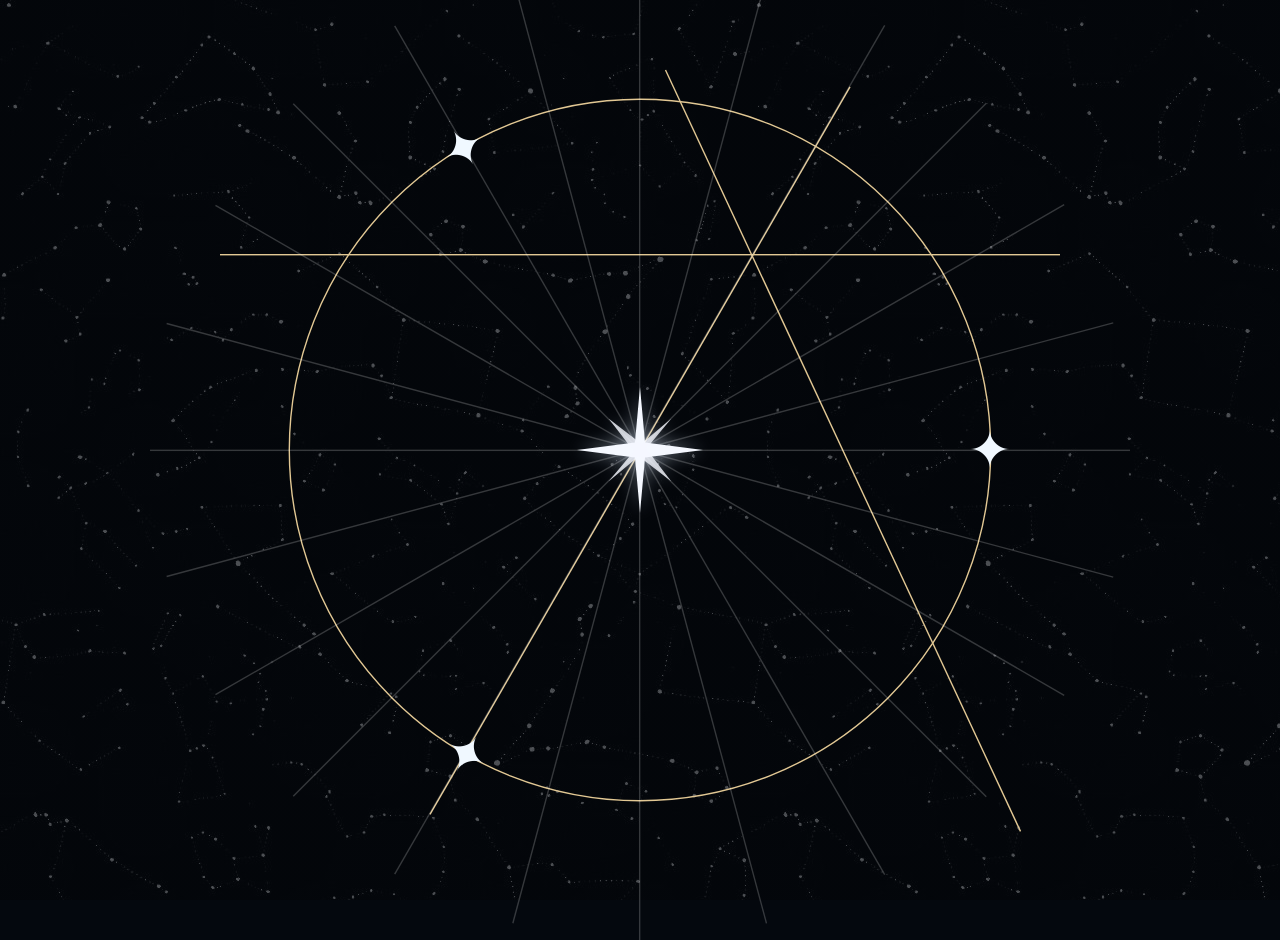
<file: index.html>
<!DOCTYPE html>
<html lang="en">
<head>
<meta charset="UTF-8">
<title>Novel Constellations</title>
<meta name="viewport" content="width=device-width, initial-scale=1.0">
<link rel="stylesheet" href="styles.css">
<link rel="icon" href="assets/favicon.jpeg">
<link rel="stylesheet" href="background.css">
<body>
    <div id="background-img-container">
        <div id="hero">
            <div id="center-labels">
                <span id="library-label">LIBRARY</span>
                <span id="timeline-label">TIMELINE</span>
                <span id="rationale-label">RATIONALE</span>
                <span id="clusters-label">CLUSTERS</span>
            </div>
            <!-- Center Visual -->
            <div id="circle">
                    <a href="library.html" id="library-star"><span class="star" style="--angle: 120deg;">✦</span></a>
                    <a href="timeline.html" id="timeline-star"><span class="star" style="--angle: 240deg;">✦</span></a>
                    <a href="rationale.html" id="rationale-star"><span class="star" style="--angle: 360deg;">✦</span></a>
                    <div class="line" id="line1"><p></p></div>
                    <div class="line" id="line2"><p></p></div>
                    <div class="line" id="line3"><p></p></div>
                    <div class="faint-line" style="--angle: 0deg;"></div>
                    <div class="faint-line" style="--angle: 30deg;"></div>
                    <div class="faint-line" style="--angle: 60deg;"></div>
                    <div class="faint-line" style="--angle: 90deg;"></div>
                    <div class="faint-line" style="--angle: 120deg;"></div>
                    <div class="faint-line" style="--angle: 150deg;"></div>
                    <div class="faint-line" style="--angle: 15deg;"></div>
                    <div class="faint-line" style="--angle: 45deg;"></div>
                    <div class="faint-line" style="--angle: 75deg;"></div>
                    <div class="faint-line" style="--angle: 105deg;"></div>
                    <div class="faint-line" style="--angle: 135deg;"></div>
                    <div class="faint-line" style="--angle: 165deg;"></div>
                    <a href="#About"><div id="center-star"></div></a>
            </div>
        </div>
        <a href="#">
            <div id="About" class="about-overlay">
                <div class="about-info">
                    <h1>Novel Constellations</h1>
                    <p> This site will hopefully grant you
                        insight into who Hugo Merican <br> is and understanding of how the books I
                        have chosen to showcase <br> have molded the clay that is me.
                    </p>
                </div>
            </div>
        </a>
    </div>

</body>
</file>
<file: styles.css>
body{
    background-color: #04080e;
    margin:0;
    padding:0;
}

html::-webkit-scrollbar {
    display: none;
}

#background-img-container{
    background-image:
        linear-gradient(
            rgba(4, 8, 14, 0.7),
            rgba(4, 8, 14, 0.7)
        ),
        url("assets/background-stars.jpg");
}

#hero{
    width:100%;
    height:100vh;
    justify-content: center;
    display: flex;
    align-items: center;    
    position: relative;
}

@keyframes rotateCircle {
    from {
        transform: scale(var(--circle-scale)) rotate(0deg);
    }
    to {
        transform: scale(var(--circle-scale)) rotate(360deg);
    }
}

#circle {
    --circle-scale: 1.4;

    width: 500px;
    height: 500px;
    border: 1px solid #e2c894;
    border-radius: 50%;
    position: relative;
    transform: scale(1.4);
    animation:rotateCircle 180s linear infinite;
}

.line {
    position: absolute;
    width: 600px;
    height: 1px;
    background-color: #e2c894;
    top:50%;
    left:-10%;
}

.line p{
    font-size: 20px;
    color: aliceblue;
}

#line1 {
    top:22%;
    transform: rotate(0deg);
}

#line2 {
    left:19%;
    transform: rotate(65deg);
}

#line3 {
    transform: rotate(120deg);
}

.star{
    z-index: 100;
    cursor: default;
    position:absolute;
    left:50%;
    top:50%;
    color: aliceblue;
    font-size:25px;
    transform:
        translate(-50%, -50%)
        rotate(var(--angle))
        translateX(250px)
        scale(1.5);
}
.star:hover {
    transform:
        translate(-50%, -50%)
        rotate(var(--angle))
        translateX(250px)
        scale(1.5);

    text-shadow:
        0 0 8px #fff2d4,
        0 0 18px #e2c894,
        0 0 30px #e2c894;
}

.faint-line {
    position: absolute;
    width: 700px;
    height: 0.5px;
    background: white;
    opacity:0.2;

    top: 50%;
    left: 50%;

    transform:
        translate(-50%, -50%)
        rotate(var(--angle));
}
#center-star {
    position: absolute;
    top: 50%;
    left: 50%;
    width: 90px;
    height: 90px;
    transform: translate(-50%, -50%);
    filter: drop-shadow(0 0 6px rgba(220, 235, 255, 0.6));
    transition: opacity 0.4s ease;
}

#center-star::before,
#center-star::after {
    content: "";
    position: absolute;
    inset: 0;
    background-color: #f5f8ff;

    clip-path: polygon(
        50% 0%,
        54% 44%,
        100% 50%,
        54% 56%,
        50% 100%,
        46% 56%,
        0% 50%,
        46% 44%
    );
}

#center-star:hover{
    filter:
        drop-shadow(0 0 10px rgba(225, 235, 255, 1));
}

#center-star::after {
    transform: rotate(45deg) scale(0.7);
    opacity: 0.8;
}
.about-overlay {
    position: absolute;
    inset: 0;
    background-color: rgba(0,0,0,0.1);
    backdrop-filter: blur(3px);
    visibility: hidden;
    align-items: center;
    display: flex;
    padding:10px;
    font-family: 'Courier New';
    padding-left:200px;
}

.about-overlay:target {
    visibility: visible;
}

.about-overlay h1{
    transform: translateY(-200px);
    color:#e2c894;
    font-size: 35px;
}

.about-overlay p{
    transform: translateY(-200px);
    color:#f5f8ff;
    font-size: 20px;
}

#center-labels {
    position: absolute;
}

#center-labels span {
    transform: translate(-50%, -40%);
    position: inherit;
    color:#e2c894;
    font-family: 'Courier New';
    font-size: 36px;
    opacity: 0;
}

#hero:has(#library-star:hover) #library-label,
#hero:has(#timeline-star:hover) #timeline-label,
#hero:has(#rationale-star:hover) #rationale-label,
#hero:has(#clusters-star:hover) #clusters-label{
    opacity: 1;
}

#hero:has(#library-star:hover) #center-star,
#hero:has(#timeline-star:hover) #center-star,
#hero:has(#rationale-star:hover) #center-star,
#hero:has(#clusters-star:hover) #center-star {
    opacity: 0;
}

@media (max-width: 800px) {
    #circle {
        --circle-scale: 0.85;
    }
}

@media (max-width: 600px) {
    #circle {
        --circle-scale: 0.55;
    }
    .about-overlay {
        padding: 20px;
    }

    .about-overlay h1,
    .about-overlay p {
        transform: none;
    }
}
</file>
<file: background.css>
body {
    background-color: #04080e;
    background-image:
        linear-gradient(
            rgba(4, 8, 14, 0.7),
            rgba(4, 8, 14, 0.7)
        ),
        url("assets/background-stars.jpg");

    background-repeat: repeat;
    background-attachment: fixed;
}
</file>
